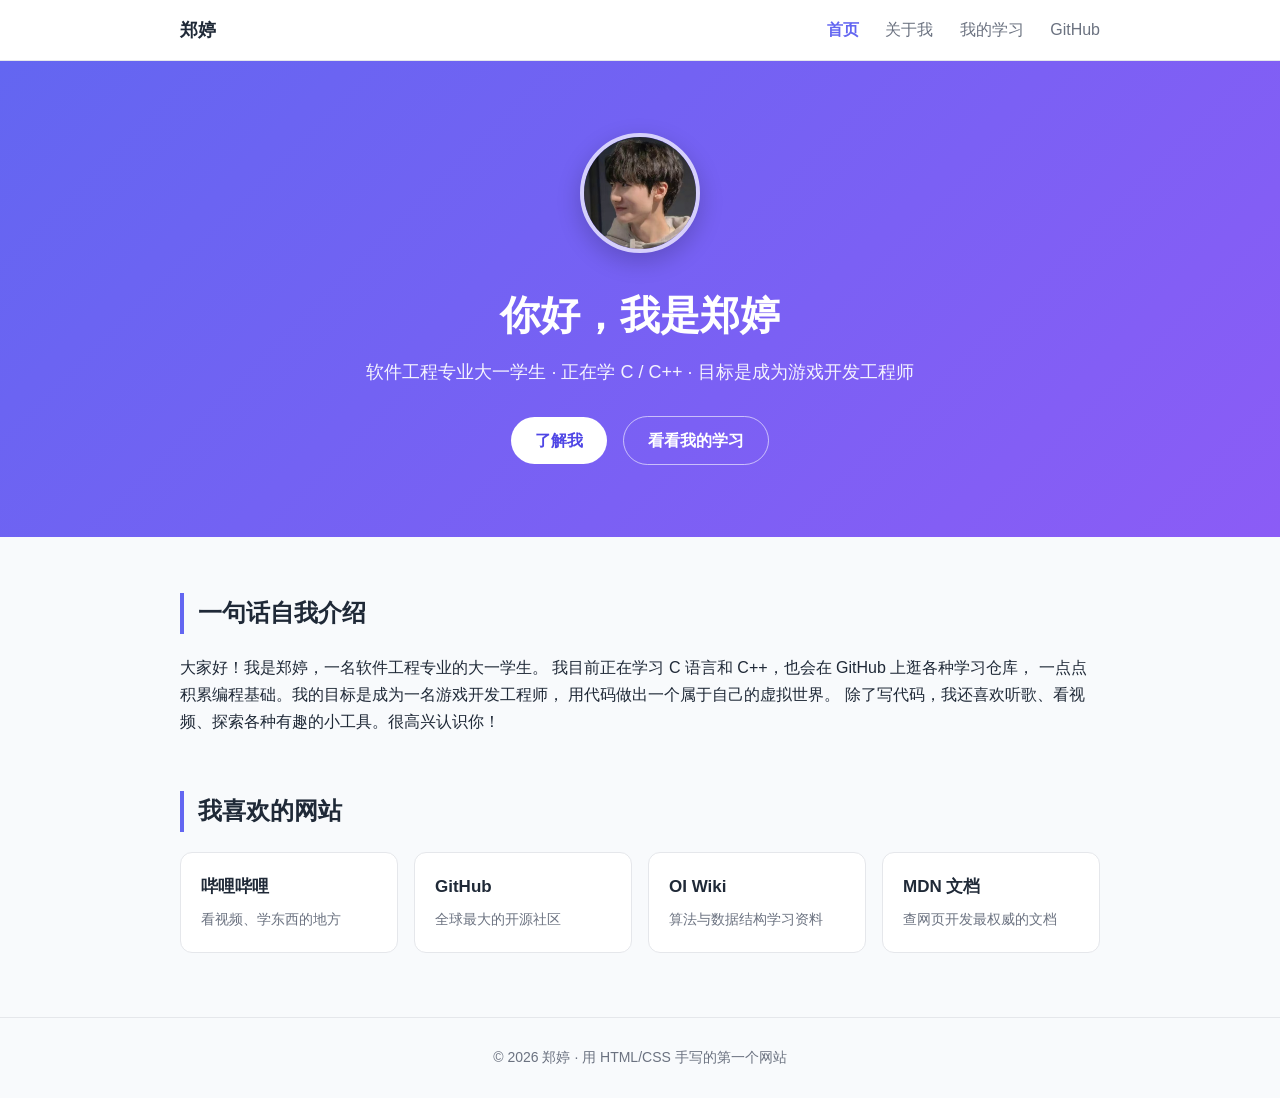
<file: index.html>
<!DOCTYPE html>
<html lang="zh-CN">
<head>
    <meta charset="UTF-8">
    <meta name="viewport" content="width=device-width, initial-scale=1.0">
    <title>郑婷的个人主页</title>
    <link rel="stylesheet" href="style.css">
</head>
<body>

    <!-- 导航栏（每个页面都一样，只是 active 高亮不同） -->
    <nav class="nav">
        <div class="container nav-inner">
            <a class="logo" href="index.html">郑婷</a>
            <div class="menu">
                <a href="index.html" class="active">首页</a>
                <a href="about.html">关于我</a>
                <a href="projects.html">我的学习</a>
                <a href="https://github.com/helenlouise27" target="_blank">GitHub</a>
            </div>
        </div>
    </nav>

    <!-- 首页大标题区 -->
    <header class="hero">
        <img class="avatar" src="myphoto.jpg" alt="郑婷的头像">
        <h1>你好，我是郑婷</h1>
        <p class="tagline">软件工程专业大一学生 · 正在学 C / C++ · 目标是成为游戏开发工程师</p>
        <div>
            <a class="btn" href="about.html">了解我</a>
            <a class="btn btn-ghost" href="projects.html">看看我的学习</a>
        </div>
    </header>

    <main class="container">

        <!-- 自我介绍 -->
        <section class="section">
            <h2>一句话自我介绍</h2>
            <p>
                大家好！我是郑婷，一名软件工程专业的大一学生。
                我目前正在学习 C 语言和 C++，也会在 GitHub 上逛各种学习仓库，
                一点点积累编程基础。我的目标是成为一名游戏开发工程师，
                用代码做出一个属于自己的虚拟世界。
                除了写代码，我还喜欢听歌、看视频、探索各种有趣的小工具。很高兴认识你！
            </p>
        </section>

        <!-- 我喜欢的网站 -->
        <section class="section">
            <h2>我喜欢的网站</h2>
            <div class="cards">
                <a class="card" href="https://www.bilibili.com" target="_blank">
                    <h3>哔哩哔哩</h3>
                    <p>看视频、学东西的地方</p>
                </a>
                <a class="card" href="https://github.com" target="_blank">
                    <h3>GitHub</h3>
                    <p>全球最大的开源社区</p>
                </a>
                <a class="card" href="https://oi-wiki.org" target="_blank">
                    <h3>OI Wiki</h3>
                    <p>算法与数据结构学习资料</p>
                </a>
                <a class="card" href="https://developer.mozilla.org/zh-CN/" target="_blank">
                    <h3>MDN 文档</h3>
                    <p>查网页开发最权威的文档</p>
                </a>
            </div>
        </section>

    </main>

    <footer class="footer">
        <div class="container">© 2026 郑婷 · 用 HTML/CSS 手写的第一个网站</div>
    </footer>

</body>
</html>
</file>
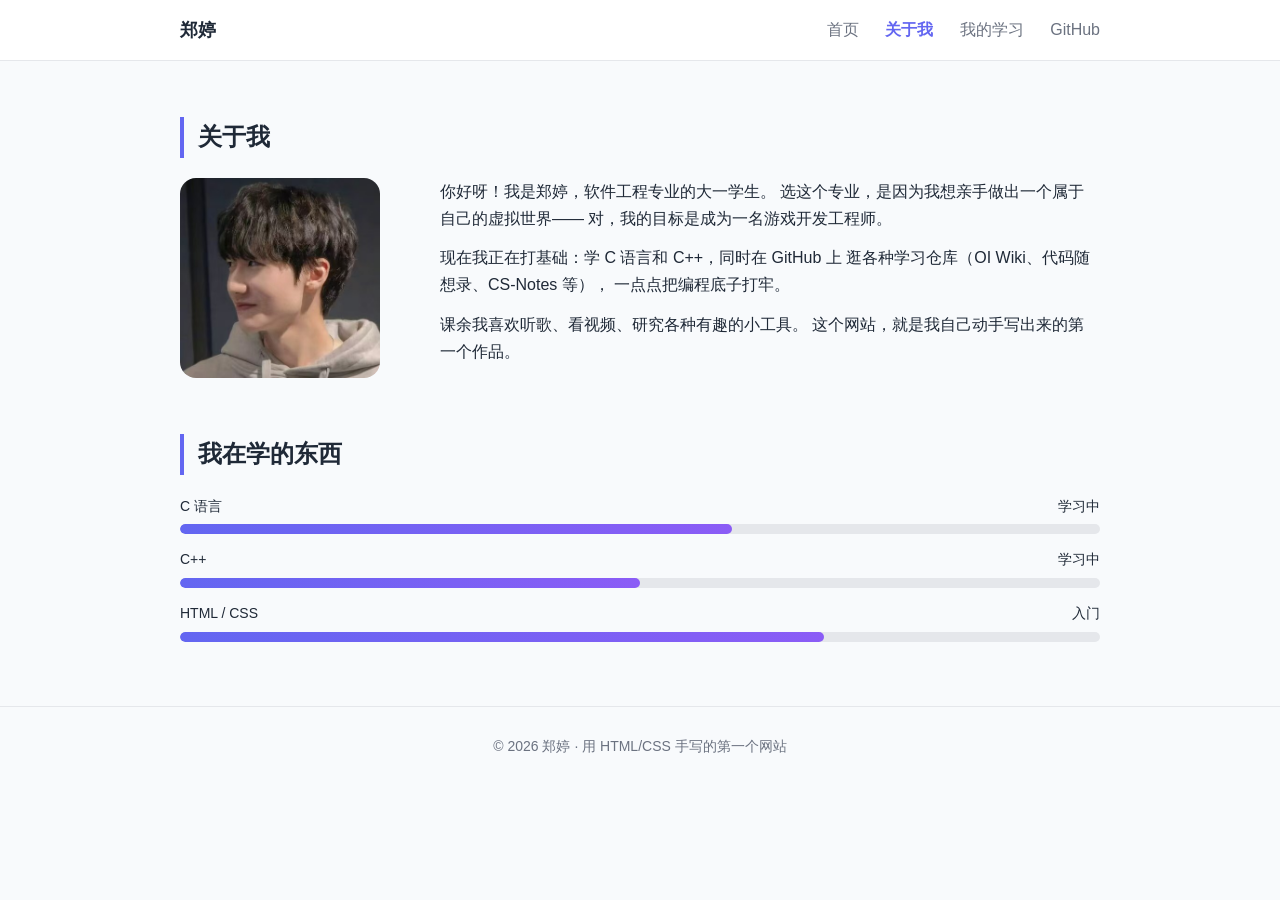
<file: about.html>
<!DOCTYPE html>
<html lang="zh-CN">
<head>
    <meta charset="UTF-8">
    <meta name="viewport" content="width=device-width, initial-scale=1.0">
    <title>关于我 · 郑婷</title>
    <link rel="stylesheet" href="style.css">
</head>
<body>

    <nav class="nav">
        <div class="container nav-inner">
            <a class="logo" href="index.html">郑婷</a>
            <div class="menu">
                <a href="index.html">首页</a>
                <a href="about.html" class="active">关于我</a>
                <a href="projects.html">我的学习</a>
                <a href="https://github.com/helenlouise27" target="_blank">GitHub</a>
            </div>
        </div>
    </nav>

    <main class="container">

        <section class="section">
            <h2>关于我</h2>
            <div class="about-grid">
                <img class="avatar-lg" src="myphoto.jpg" alt="郑婷的头像">
                <div>
                    <p>
                        你好呀！我是郑婷，软件工程专业的大一学生。
                        选这个专业，是因为我想亲手做出一个属于自己的虚拟世界——
                        对，我的目标是成为一名游戏开发工程师。
                    </p>
                    <p>
                        现在我正在打基础：学 C 语言和 C++，同时在 GitHub 上
                        逛各种学习仓库（OI Wiki、代码随想录、CS-Notes 等），
                        一点点把编程底子打牢。
                    </p>
                    <p>
                        课余我喜欢听歌、看视频、研究各种有趣的小工具。
                        这个网站，就是我自己动手写出来的第一个作品。
                    </p>
                </div>
            </div>
        </section>

        <section class="section">
            <h2>我在学的东西</h2>
            <div class="skill">
                <div class="skill-name"><span>C 语言</span><span>学习中</span></div>
                <div class="bar"><span style="width: 60%"></span></div>
            </div>
            <div class="skill">
                <div class="skill-name"><span>C++</span><span>学习中</span></div>
                <div class="bar"><span style="width: 50%"></span></div>
            </div>
            <div class="skill">
                <div class="skill-name"><span>HTML / CSS</span><span>入门</span></div>
                <div class="bar"><span style="width: 70%"></span></div>
            </div>
        </section>

    </main>

    <footer class="footer">
        <div class="container">© 2026 郑婷 · 用 HTML/CSS 手写的第一个网站</div>
    </footer>

</body>
</html>
</file>
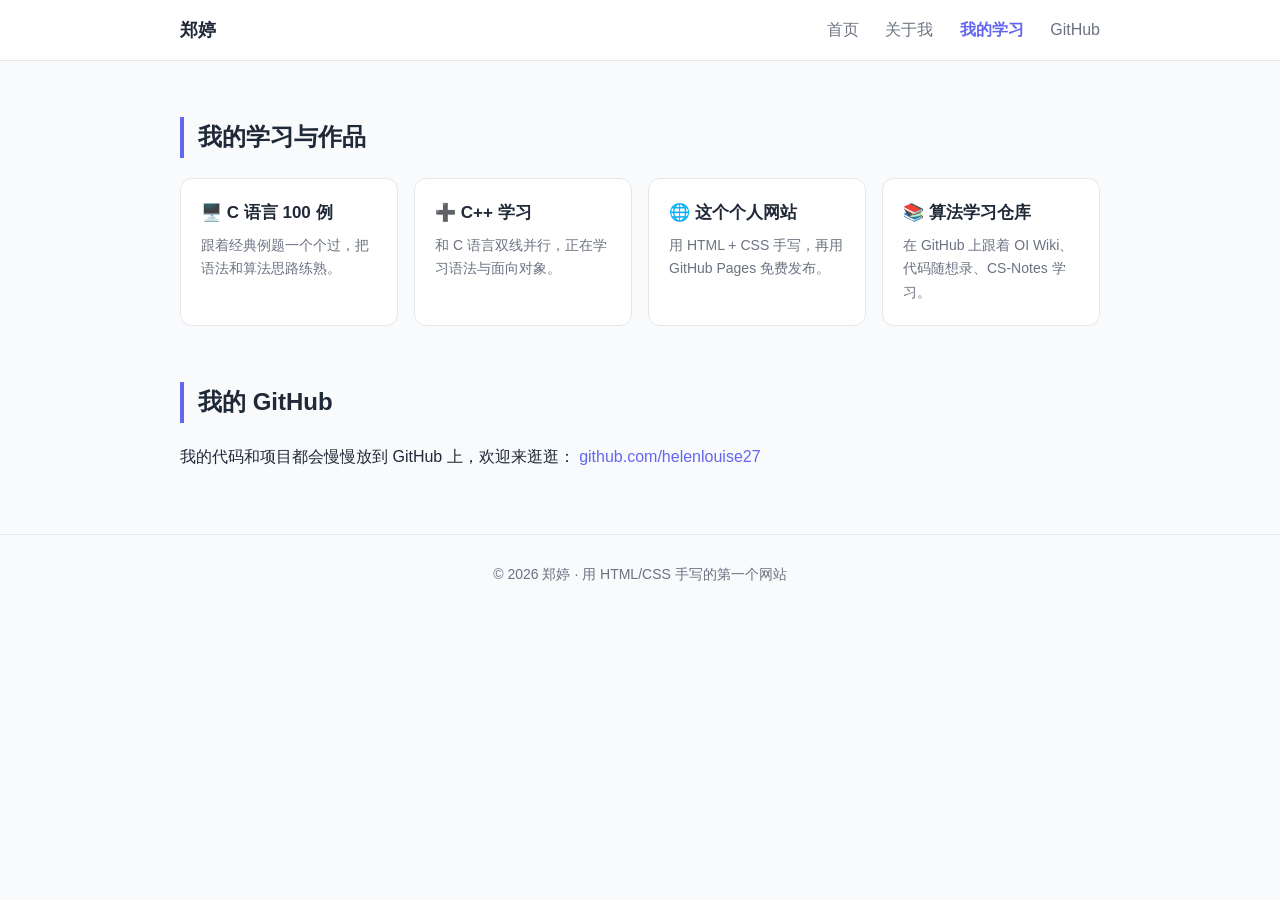
<file: projects.html>
<!DOCTYPE html>
<html lang="zh-CN">
<head>
    <meta charset="UTF-8">
    <meta name="viewport" content="width=device-width, initial-scale=1.0">
    <title>我的学习 · 郑婷</title>
    <link rel="stylesheet" href="style.css">
</head>
<body>

    <nav class="nav">
        <div class="container nav-inner">
            <a class="logo" href="index.html">郑婷</a>
            <div class="menu">
                <a href="index.html">首页</a>
                <a href="about.html">关于我</a>
                <a href="projects.html" class="active">我的学习</a>
                <a href="https://github.com/helenlouise27" target="_blank">GitHub</a>
            </div>
        </div>
    </nav>

    <main class="container">

        <section class="section">
            <h2>我的学习与作品</h2>
            <div class="cards">
                <div class="card">
                    <h3>🖥️ C 语言 100 例</h3>
                    <p>跟着经典例题一个个过，把语法和算法思路练熟。</p>
                </div>
                <div class="card">
                    <h3>➕ C++ 学习</h3>
                    <p>和 C 语言双线并行，正在学习语法与面向对象。</p>
                </div>
                <div class="card">
                    <h3>🌐 这个个人网站</h3>
                    <p>用 HTML + CSS 手写，再用 GitHub Pages 免费发布。</p>
                </div>
                <div class="card">
                    <h3>📚 算法学习仓库</h3>
                    <p>在 GitHub 上跟着 OI Wiki、代码随想录、CS-Notes 学习。</p>
                </div>
            </div>
        </section>

        <section class="section">
            <h2>我的 GitHub</h2>
            <p>
                我的代码和项目都会慢慢放到 GitHub 上，欢迎来逛逛：
                <a href="https://github.com/helenlouise27" target="_blank">github.com/helenlouise27</a>
            </p>
        </section>

    </main>

    <footer class="footer">
        <div class="container">© 2026 郑婷 · 用 HTML/CSS 手写的第一个网站</div>
    </footer>

</body>
</html>
</file>
<file: style.css>
/* ===== 全局变量：颜色都定义在这里，改一处全站生效 ===== */
:root {
    --primary: #6366f1;        /* 主色：靛蓝 */
    --primary-dark: #4f46e5;
    --bg: #f8fafc;             /* 页面背景 */
    --card: #ffffff;           /* 卡片背景 */
    --text: #1f2937;           /* 正文颜色 */
    --muted: #6b7280;          /* 次要文字 */
    --border: #e5e7eb;         /* 边框 */
}

/* ===== 基础重置 ===== */
* { margin: 0; padding: 0; box-sizing: border-box; }

body {
    font-family: "Microsoft YaHei", "PingFang SC", "Segoe UI", sans-serif;
    color: var(--text);
    background: var(--bg);
    line-height: 1.7;
}

a { color: var(--primary); text-decoration: none; }

.container {
    max-width: 960px;
    margin: 0 auto;
    padding: 0 20px;
}

/* ===== 导航栏（吸顶） ===== */
.nav {
    position: sticky;
    top: 0;
    z-index: 10;
    background: rgba(255, 255, 255, 0.92);
    backdrop-filter: blur(8px);
    border-bottom: 1px solid var(--border);
}
.nav-inner {
    display: flex;
    align-items: center;
    justify-content: space-between;
    height: 60px;
}
.logo { font-size: 18px; font-weight: 700; color: var(--text); }
.menu a { margin-left: 22px; color: var(--muted); font-weight: 500; }
.menu a:hover { color: var(--text); }
.menu a.active { color: var(--primary); font-weight: 700; }

/* ===== 首页头部（大标题区） ===== */
.hero {
    background: linear-gradient(135deg, #6366f1, #8b5cf6);
    color: #fff;
    text-align: center;
    padding: 72px 20px;
}
.avatar {
    width: 120px;
    height: 120px;
    border-radius: 50%;
    object-fit: cover;
    border: 4px solid rgba(255, 255, 255, 0.7);
    box-shadow: 0 8px 24px rgba(0, 0, 0, 0.2);
    margin-bottom: 20px;
}
.hero h1 { font-size: 40px; margin-bottom: 8px; }
.tagline { font-size: 18px; opacity: 0.92; margin-bottom: 28px; }

.btn {
    display: inline-block;
    background: #fff;
    color: var(--primary-dark);
    padding: 10px 24px;
    border-radius: 999px;
    font-weight: 600;
    margin: 0 6px;
    transition: transform .15s, box-shadow .15s;
}
.btn:hover { transform: translateY(-2px); box-shadow: 0 6px 16px rgba(0, 0, 0, 0.15); }
.btn-ghost { background: transparent; color: #fff; border: 1px solid rgba(255, 255, 255, 0.6); }
.btn-ghost:hover { background: rgba(255, 255, 255, 0.12); }

/* ===== 通用区块 ===== */
.section { margin: 56px 0; }
.section h2 {
    font-size: 24px;
    margin-bottom: 20px;
    padding-left: 14px;
    border-left: 4px solid var(--primary);
}

/* ===== 卡片（一排自动换行） ===== */
.cards {
    display: grid;
    grid-template-columns: repeat(auto-fill, minmax(200px, 1fr));
    gap: 16px;
}
.card {
    background: var(--card);
    border: 1px solid var(--border);
    border-radius: 12px;
    padding: 20px;
    color: var(--text);
    transition: box-shadow .2s, transform .2s;
}
.card:hover { box-shadow: 0 8px 24px rgba(0, 0, 0, 0.08); transform: translateY(-3px); }
.card h3 { margin-bottom: 6px; font-size: 17px; }
.card p { color: var(--muted); font-size: 14px; }

/* ===== 关于我：图文布局 + 技能条 ===== */
.about-grid {
    display: grid;
    grid-template-columns: 220px 1fr;
    gap: 40px;
    align-items: start;
}
.avatar-lg { width: 200px; height: 200px; border-radius: 16px; object-fit: cover; }
.about-grid p { margin-bottom: 12px; }
.skill { margin-top: 14px; }
.skill-name { display: flex; justify-content: space-between; font-size: 14px; margin-bottom: 6px; }
.bar { height: 10px; background: var(--border); border-radius: 999px; overflow: hidden; }
.bar span {
    display: block;
    height: 100%;
    background: linear-gradient(90deg, #6366f1, #8b5cf6);
    border-radius: 999px;
}

/* ===== 页脚 ===== */
.footer {
    margin-top: 64px;
    border-top: 1px solid var(--border);
    padding: 28px 20px;
    text-align: center;
    color: var(--muted);
    font-size: 14px;
}

/* ===== 手机适配 ===== */
@media (max-width: 640px) {
    .hero h1 { font-size: 30px; }
    .about-grid { grid-template-columns: 1fr; text-align: center; }
    .avatar-lg { margin: 0 auto; }
    .menu a { margin-left: 14px; font-size: 15px; }
}
</file>
